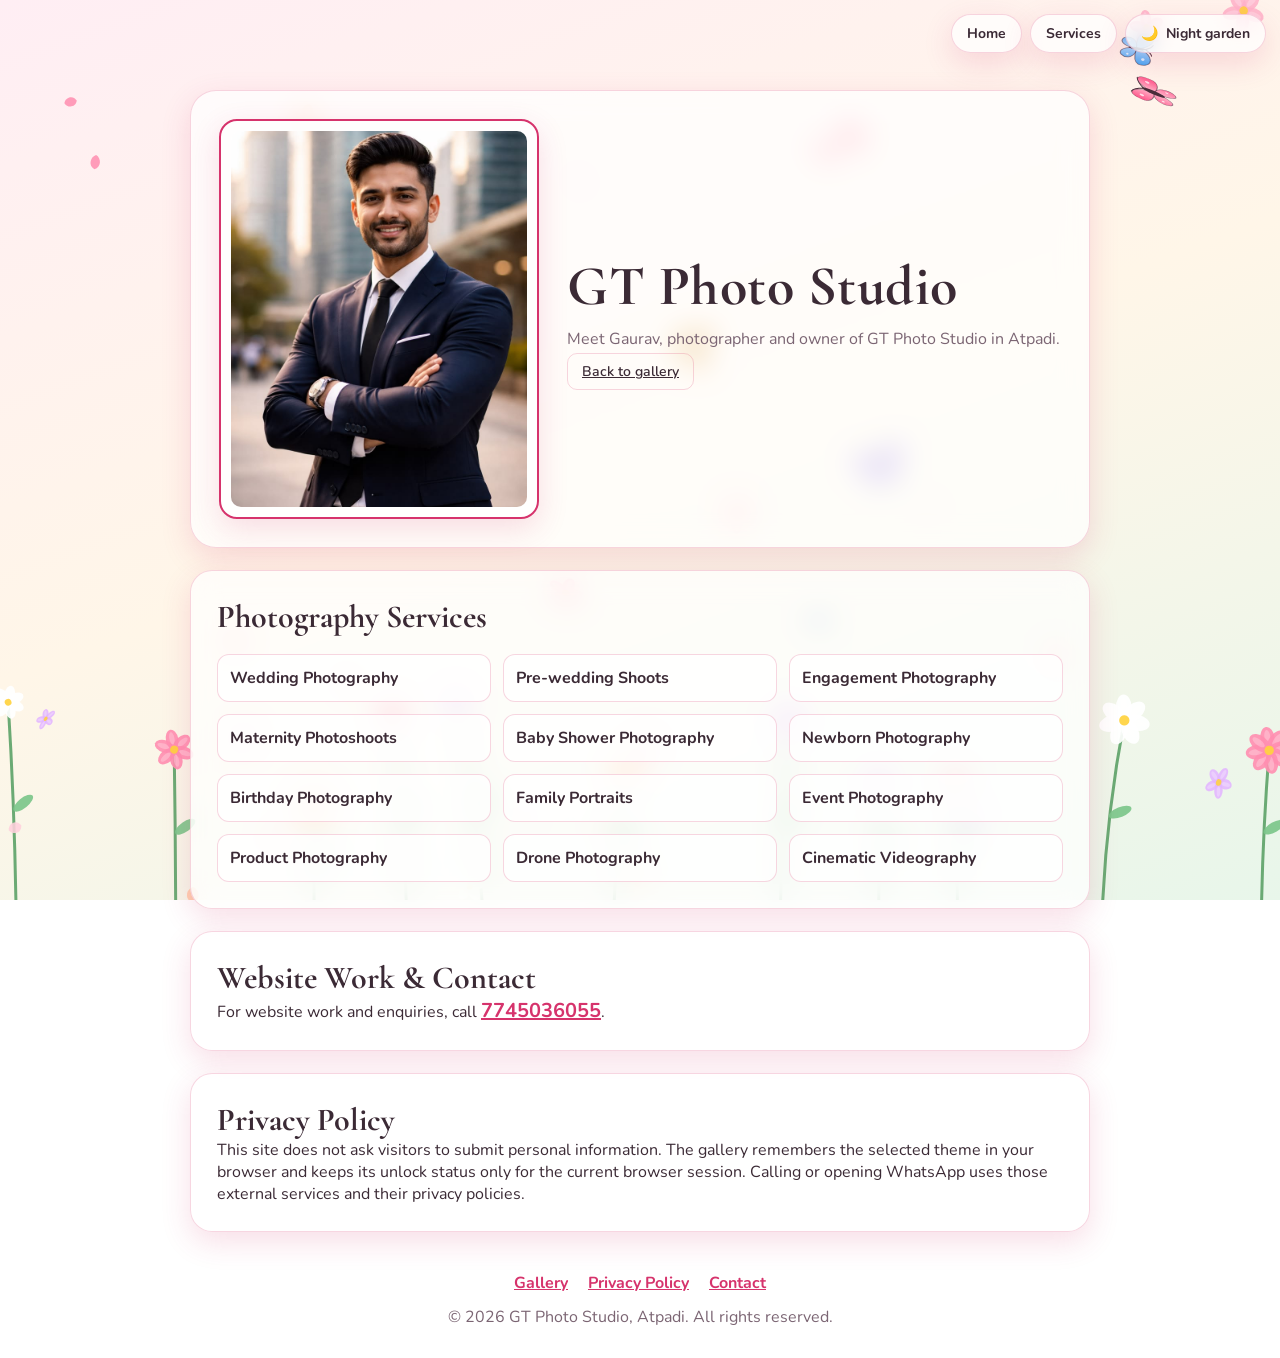
<file: owner.html>
<!DOCTYPE html>
<html lang="en" data-theme="day">
<head>
  <meta charset="UTF-8">
  <meta name="viewport" content="width=device-width, initial-scale=1">
  <meta name="description" content="Meet Gaurav of GT Photo Studio, Atpadi, and explore our photography services.">
  <title>Owner &amp; Services | GT Photo Studio</title>

  <link rel="preconnect" href="https://fonts.googleapis.com">
  <link rel="preconnect" href="https://fonts.gstatic.com" crossorigin>
  <link href="https://fonts.googleapis.com/css2?family=Cormorant+Garamond:wght@500;600;700&family=Nunito:wght@400;600;700&display=swap" rel="stylesheet">
  <link rel="stylesheet" href="style.css">
</head>
<body>
  <canvas id="garden" aria-hidden="true"></canvas>

  <nav class="top-actions" aria-label="Page actions">
    <a class="top-action" href="index.html">Home</a>
    <a class="top-action" href="#services" aria-current="location">Services</a>
    <button id="themeBtn" class="theme-btn" type="button" aria-label="Switch theme">
      <span id="themeIcon" aria-hidden="true">🌙</span>
      <span id="themeLabel">Night garden</span>
    </button>
  </nav>

  <main class="owner-page">
    <header class="owner-card">
      <div class="owner-photo-frame">
        <img src="photos/owner.jpg" alt="Gaurav, owner of GT Photo Studio">
      </div>
      <div class="owner-info">
        <h1>GT Photo Studio</h1>
        <p>Meet Gaurav, photographer and owner of GT Photo Studio in Atpadi.</p>
        <p><a class="ghost" href="index.html">Back to gallery</a></p>
      </div>
    </header>

    <section class="owner-section" id="services" aria-labelledby="servicesTitle">
      <h2 id="servicesTitle">Photography Services</h2>
      <ul class="owner-services">
        <li>Wedding Photography</li>
        <li>Pre-wedding Shoots</li>
        <li>Engagement Photography</li>
        <li>Maternity Photoshoots</li>
        <li>Baby Shower Photography</li>
        <li>Newborn Photography</li>
        <li>Birthday Photography</li>
        <li>Family Portraits</li>
        <li>Event Photography</li>
        <li>Product Photography</li>
        <li>Drone Photography</li>
        <li>Cinematic Videography</li>
      </ul>
    </section>

    <section class="owner-section owner-contact" aria-labelledby="contactTitle">
      <h2 id="contactTitle">Website Work &amp; Contact</h2>
      <p>For website work and enquiries, call <a href="tel:+917745036055">7745036055</a>.</p>
    </section>

    <section class="owner-section" id="privacy" aria-labelledby="privacyTitle">
      <h2 id="privacyTitle">Privacy Policy</h2>
      <p>This site does not ask visitors to submit personal information. The gallery remembers the selected theme in your browser and keeps its unlock status only for the current browser session. Calling or opening WhatsApp uses those external services and their privacy policies.</p>
    </section>
  </main>

  <footer class="owner-footer">
    <nav aria-label="Owner page links">
      <a href="index.html">Gallery</a>
      <a href="#privacy">Privacy Policy</a>
      <a href="tel:+917745036055">Contact</a>
    </nav>
    <p>&copy; 2026 GT Photo Studio, Atpadi. All rights reserved.</p>
  </footer>

  <script src="garden.js"></script>
  <script>
    const root = document.documentElement;
    const themeIcon = document.getElementById("themeIcon");
    const themeLabel = document.getElementById("themeLabel");

    function applyTheme(theme) {
      root.dataset.theme = theme;
      themeIcon.textContent = theme === "day" ? "🌙" : "☀️";
      themeLabel.textContent = theme === "day" ? "Night garden" : "Day garden";
      try { localStorage.setItem("gallery-theme", theme); } catch (error) {}
    }

    let savedTheme = "day";
    try { savedTheme = localStorage.getItem("gallery-theme") || "day"; } catch (error) {}
    applyTheme(savedTheme === "night" ? "night" : "day");

    document.getElementById("themeBtn").addEventListener("click", () => {
      applyTheme(root.dataset.theme === "day" ? "night" : "day");
    });
  </script>
</body>
</html>
</file>
<file: style.css>
/* ===== Fonts ===== */
:root {
  --font-head: "Cormorant Garamond", Georgia, "Times New Roman", serif;
  --font-body: "Nunito", system-ui, -apple-system, "Segoe UI", Arial, sans-serif;
}

/* ===== Theme 1: Day garden ===== */
html[data-theme="day"] {
  color-scheme: light;
  --bg: linear-gradient(160deg, #ffeef4 0%, #fff6e8 50%, #e8f6ea 100%);
  --card: rgba(255, 255, 255, 0.72);
  --text: #3b2a35;
  --muted: #7b6573;
  --accent: #d6336c;
  --accent-text: #ffffff;
  --border: rgba(214, 51, 108, 0.2);
  --shadow: 0 10px 30px rgba(214, 51, 108, 0.16);
}

/* ===== Theme 2: Night garden ===== */
html[data-theme="night"] {
  color-scheme: dark;
  --bg: linear-gradient(160deg, #0b1026 0%, #1a1040 55%, #0e2a2f 100%);
  --card: rgba(26, 22, 58, 0.62);
  --text: #f3eaff;
  --muted: #b9abd8;
  --accent: #b98cff;
  --accent-text: #160c2e;
  --border: rgba(185, 140, 255, 0.28);
  --shadow: 0 10px 34px rgba(0, 0, 0, 0.5);
}

/* ===== Base ===== */
* { box-sizing: border-box; margin: 0; padding: 0; }
.hidden { display: none !important; }

body {
  min-height: 100vh;
  display: flex;
  flex-direction: column;
  font-family: var(--font-body);
  color: var(--text);
  background: var(--bg);
  background-attachment: fixed;
}

#garden {
  position: fixed;
  inset: 0;
  width: 100%;
  height: 100%;
  z-index: 0;
  pointer-events: none;
}

h1 {
  font-family: var(--font-head);
  font-weight: 700;
  letter-spacing: 0.5px;
  line-height: 1.1;
}
.sub { color: var(--muted); margin-top: 8px; }

button { font-family: inherit; }
button:focus-visible, a:focus-visible, input:focus-visible {
  outline: 3px solid var(--accent);
  outline-offset: 2px;
}

/* ===== Buttons ===== */
.primary {
  width: 100%;
  margin-top: 14px;
  padding: 13px;
  border: none;
  border-radius: 12px;
  background: var(--accent);
  color: var(--accent-text);
  font-size: 17px;
  font-weight: 700;
  cursor: pointer;
  transition: transform 0.15s, filter 0.15s;
}
.primary:hover { filter: brightness(1.08); transform: translateY(-1px); }
.primary:active { transform: translateY(0); }

.ghost {
  padding: 8px 14px;
  border-radius: 10px;
  border: 1px solid var(--border);
  background: transparent;
  color: var(--text);
  font-size: 14px;
  font-weight: 600;
  cursor: pointer;
}
.ghost:hover { background: var(--card); }

.top-actions {
  position: fixed;
  top: 14px;
  right: 14px;
  z-index: 120;
  display: flex;
  align-items: center;
  gap: 8px;
}
.top-action,
.theme-btn {
  display: flex;
  align-items: center;
  gap: 8px;
  padding: 9px 15px;
  border-radius: 999px;
  border: 1px solid var(--border);
  background: var(--card);
  color: var(--text);
  font-size: 14px;
  font-weight: 700;
  -webkit-backdrop-filter: blur(10px);
  backdrop-filter: blur(10px);
  box-shadow: var(--shadow);
}
.top-action {
  color: var(--text);
  text-decoration: none;
}
.top-action:hover { background: var(--card); }
.theme-btn { cursor: pointer; }

/* ===== Password screen ===== */
#lock {
  position: relative;
  z-index: 1;
  flex: 1;
  display: grid;
  place-items: center;
  padding: 90px 16px 30px;
}
.lock-layout {
  display: grid;
  grid-template-columns: minmax(0, 410px) minmax(190px, 250px) minmax(250px, 320px);
  align-items: stretch;
  gap: 20px;
  width: 100%;
  max-width: 1040px;
}
.lock-box {
  width: 100%;
  max-width: 410px;
  padding: 38px 30px 32px;
  text-align: center;
  border-radius: 26px;
  background: var(--card);
  border: 1px solid var(--border);
  box-shadow: var(--shadow);
  -webkit-backdrop-filter: blur(14px);
  backdrop-filter: blur(14px);
}
.lock-box h1 { font-size: 46px; }
.photo-frame {
  min-width: 0;
  padding: 22px 18px;
  border-radius: 26px;
  background: var(--card);
  border: 1px solid var(--border);
  box-shadow: var(--shadow);
  -webkit-backdrop-filter: blur(14px);
  backdrop-filter: blur(14px);
}
.photo-frame h2 {
  margin-bottom: 14px;
  font-family: var(--font-head);
  font-size: 28px;
  text-align: center;
}
.photo-frame-window {
  position: relative;
  display: grid;
  place-items: center;
  aspect-ratio: 9 / 16;
  overflow: hidden;
  border: 7px solid var(--accent);
  border-radius: 14px;
  background: rgba(0, 0, 0, 0.12);
  box-shadow: inset 0 0 0 2px var(--card);
}
.photo-frame-window img {
  display: block;
  width: 100%;
  height: 100%;
  object-fit: contain;
}
.photo-frame-window p {
  padding: 16px;
  color: var(--muted);
  font-size: 13px;
  text-align: center;
}
.photo-frame #openFrameViewer {
  margin-top: 12px;
  padding: 10px;
  font-size: 15px;
}
.photo-frame #openFrameViewer:disabled {
  cursor: not-allowed;
  opacity: 0.55;
}
.frame-viewer {
  position: fixed;
  inset: 0;
  z-index: 210;
  display: flex;
  align-items: center;
  justify-content: center;
  padding: 64px;
  background: rgba(8, 6, 18, 0.95);
}
.frame-viewer > img {
  max-width: 100%;
  max-height: 100%;
  object-fit: contain;
  border-radius: 10px;
  box-shadow: 0 10px 40px rgba(0, 0, 0, 0.6);
}
.frame-viewer-btn {
  position: absolute;
  z-index: 1;
  width: 46px;
  height: 46px;
  display: grid;
  place-items: center;
  border: none;
  border-radius: 50%;
  background: rgba(255, 255, 255, 0.14);
  color: #fff;
  font: inherit;
  font-size: 24px;
  cursor: pointer;
}
.frame-viewer-btn:hover { background: rgba(255, 255, 255, 0.28); }
.frame-viewer-close { top: 14px; right: 14px; font-size: 32px; }
.frame-viewer-prev { left: 12px; top: 50%; transform: translateY(-50%); }
.frame-viewer-next { right: 12px; top: 50%; transform: translateY(-50%); }
.frame-viewer-count {
  position: absolute;
  right: 0;
  bottom: 18px;
  left: 0;
  color: #fff;
  text-align: center;
  font-weight: 700;
}
.services-box {
  padding: 30px 26px;
  border-radius: 26px;
  background: var(--card);
  border: 1px solid var(--border);
  box-shadow: var(--shadow);
  -webkit-backdrop-filter: blur(14px);
  backdrop-filter: blur(14px);
}
.services-box h2 {
  font-family: var(--font-head);
  font-size: 32px;
  text-align: center;
}
.services-list {
  display: grid;
  gap: 12px;
  margin-top: 20px;
  list-style: none;
}
.services-list li {
  padding: 11px 14px;
  border: 1px solid var(--border);
  border-radius: 12px;
  background: var(--card);
  font-weight: 700;
}
.pw-row { display: flex; gap: 8px; margin-top: 22px; }
.pw-row input {
  flex: 1;
  min-width: 0;
  padding: 13px 14px;
  border-radius: 12px;
  border: 1px solid var(--border);
  background: rgba(255, 255, 255, 0.55);
  color: #2a1a26;
  font-size: 16px;
}
html[data-theme="night"] .pw-row input { background: rgba(255, 255, 255, 0.1); color: var(--text); }
#error { min-height: 22px; margin-top: 12px; color: #e03131; font-weight: 600; }
html[data-theme="night"] #error { color: #ff8787; }
.lock-box.shake { animation: shake 0.4s; }
@keyframes shake {
  20%, 60% { transform: translateX(-8px); }
  40%, 80% { transform: translateX(8px); }
}

/* ===== Gallery ===== */
#gallery {
  position: relative;
  z-index: 1;
  flex: 1;
  width: 100%;
  max-width: 1200px;
  margin: 0 auto;
  padding: 84px 20px 40px;
}
.top { text-align: center; margin-bottom: 30px; }
.top h1 { font-size: clamp(40px, 7vw, 68px); }
.top .ghost { margin-top: 14px; }
#empty { text-align: center; color: var(--muted); }

#grid { columns: 240px; column-gap: 16px; }

.card {
  position: relative;
  display: block;
  width: 100%;
  margin-bottom: 16px;
  padding: 0;
  border: 1px solid var(--border);
  border-radius: 16px;
  overflow: hidden;
  background: var(--card);
  box-shadow: var(--shadow);
  cursor: zoom-in;
  break-inside: avoid;
  color: var(--text);
}
.card img {
  display: block;
  width: 100%;
  height: auto;
  opacity: 0;
  transition: opacity 0.5s, transform 0.5s;
}
.card img.loaded { opacity: 1; }
.card:hover img { transform: scale(1.05); }
.card .cap {
  position: absolute;
  left: 0; right: 0; bottom: 0;
  padding: 24px 12px 10px;
  text-align: left;
  font-size: 14px;
  font-weight: 600;
  color: #fff;
  background: linear-gradient(transparent, rgba(0, 0, 0, 0.6));
  opacity: 0;
  transition: opacity 0.25s;
}
.card:hover .cap, .card:focus-visible .cap { opacity: 1; }

/* shows the file name when a photo can't be found (easy debugging) */
.card[data-missing] { min-height: 130px; padding: 16px; font-size: 13px; color: var(--muted); cursor: default; }
.card[data-missing] img, .card[data-missing] .cap { display: none; }
.card[data-missing]::before { content: "Can't find file: " attr(data-missing); }

/* ===== Footer ===== */
#footer {
  position: relative;
  z-index: 1;
  margin-top: auto;
  padding: 20px 16px 96px;
  text-align: center;
}
.foot-card {
  display: inline-flex;
  align-items: center;
  gap: 12px;
  padding: 12px 24px;
  border-radius: 999px;
  background: var(--card);
  border: 1px solid var(--border);
  box-shadow: var(--shadow);
  -webkit-backdrop-filter: blur(10px);
  backdrop-filter: blur(10px);
  font-weight: 600;
}
.foot-card a {
  color: var(--accent);
  font-size: 18px;
  font-weight: 700;
  text-decoration: none;
}
.foot-card a:hover { text-decoration: underline; }

/* ===== Owner page ===== */
.owner-page {
  position: relative;
  z-index: 1;
  width: min(100% - 32px, 900px);
  margin: 0 auto;
  padding: 90px 0 40px;
}
.owner-card {
  display: grid;
  grid-template-columns: minmax(220px, 320px) minmax(0, 1fr);
  gap: 28px;
  align-items: center;
  padding: 28px;
  border: 1px solid var(--border);
  border-radius: 26px;
  background: var(--card);
  box-shadow: var(--shadow);
  -webkit-backdrop-filter: blur(14px);
  backdrop-filter: blur(14px);
}
.owner-photo-frame {
  aspect-ratio: 4 / 5;
  padding: 10px;
  border: 2px solid var(--accent);
  border-radius: 18px;
  background: var(--card);
  box-shadow: var(--shadow);
}
.owner-photo-frame img {
  display: block;
  width: 100%;
  height: 100%;
  border-radius: 10px;
  object-fit: cover;
}
.owner-info h1 { font-size: clamp(36px, 6vw, 56px); }
.owner-info p { margin-top: 10px; color: var(--muted); }
.owner-section {
  margin-top: 22px;
  padding: 26px;
  border: 1px solid var(--border);
  border-radius: 22px;
  background: var(--card);
  box-shadow: var(--shadow);
  -webkit-backdrop-filter: blur(14px);
  backdrop-filter: blur(14px);
}
.owner-section h2 {
  font-family: var(--font-head);
  font-size: 32px;
}
.owner-services {
  display: grid;
  grid-template-columns: repeat(3, minmax(0, 1fr));
  gap: 12px;
  margin-top: 18px;
  list-style: none;
}
.owner-services li {
  padding: 12px;
  border: 1px solid var(--border);
  border-radius: 12px;
  background: var(--card);
  font-weight: 700;
}
.owner-contact a { color: var(--accent); font-size: 20px; font-weight: 700; }
.owner-footer {
  position: relative;
  z-index: 1;
  padding: 0 16px 30px;
  color: var(--muted);
  text-align: center;
}
.owner-footer nav { display: flex; justify-content: center; gap: 20px; margin-bottom: 12px; }
.owner-footer a { color: var(--accent); font-weight: 700; }
.owner-footer p + p { margin-top: 6px; }

/* ===== Floating WhatsApp ===== */
.wa-float {
  position: fixed;
  left: 18px;
  bottom: 18px;
  z-index: 150;
  width: 60px;
  height: 60px;
  display: grid;
  place-items: center;
  border-radius: 50%;
  background: #25d366;
  box-shadow: 0 8px 22px rgba(37, 211, 102, 0.5);
  transition: transform 0.2s;
}
.wa-float:hover { transform: scale(1.1); }
.wa-float::before {
  content: "";
  position: absolute;
  inset: 0;
  z-index: -1;
  border-radius: 50%;
  background: #25d366;
  animation: pulse 2.2s infinite;
}
@keyframes pulse {
  0% { transform: scale(1); opacity: 0.55; }
  100% { transform: scale(1.75); opacity: 0; }
}

/* ===== Full-screen viewer ===== */
#viewer {
  position: fixed;
  inset: 0;
  z-index: 200;
  display: flex;
  align-items: center;
  justify-content: center;
  padding: 64px 64px 76px;
  background: rgba(8, 6, 18, 0.95);
}
#big {
  max-width: 100%;
  max-height: 100%;
  object-fit: contain;
  border-radius: 10px;
  box-shadow: 0 10px 40px rgba(0, 0, 0, 0.6);
  transition: opacity 0.3s;
}
.v-btn {
  position: absolute;
  width: 46px;
  height: 46px;
  display: grid;
  place-items: center;
  border: none;
  border-radius: 50%;
  background: rgba(255, 255, 255, 0.14);
  color: #fff;
  font-size: 24px;
  text-decoration: none;
  cursor: pointer;
  user-select: none;
}
.v-btn:hover { background: rgba(255, 255, 255, 0.28); }
#vclose { top: 14px; right: 14px; font-size: 32px; }
#vdl { top: 14px; left: 14px; }
#vprev { left: 12px; top: 50%; margin-top: -23px; }
#vnext { right: 12px; top: 50%; margin-top: -23px; }
#vinfo {
  position: absolute;
  bottom: 18px;
  left: 0; right: 0;
  display: flex;
  flex-direction: column;
  gap: 4px;
  text-align: center;
  color: #fff;
  font-weight: 600;
}
#vcount { font-size: 13px; opacity: 0.7; }

/* ===== Small screens ===== */
@media (max-width: 830px) {
  .lock-layout { grid-template-columns: minmax(0, 410px); justify-content: center; gap: 14px; }
  .photo-frame { padding: 18px; border-radius: 20px; }
  .photo-frame h2 { font-size: 28px; }
}

@media (max-width: 600px) {
  #viewer { padding: 60px 8px 80px; }
  #vprev { top: auto; bottom: 14px; left: 14px; margin-top: 0; }
  #vnext { top: auto; bottom: 14px; right: 14px; margin-top: 0; }
  .frame-viewer { padding: 60px 8px 80px; }
  .frame-viewer-prev { top: auto; bottom: 14px; left: 14px; transform: none; }
  .frame-viewer-next { top: auto; right: 14px; bottom: 14px; transform: none; }
  .lock-box { padding: 30px 22px 24px; }
  .lock-box h1 { font-size: 40px; }
  .services-box { padding: 22px; border-radius: 20px; }
  .services-box h2 { font-size: 28px; }
  .services-list { grid-template-columns: repeat(2, minmax(0, 1fr)); gap: 8px; margin-top: 14px; }
  .services-list li { padding: 10px; font-size: 14px; }
  #grid { columns: 2 150px; column-gap: 10px; }
  .card { margin-bottom: 10px; border-radius: 12px; }
  #gallery { padding: 78px 12px 30px; }
  .wa-float { width: 54px; height: 54px; right: 14px; bottom: 14px; }
  #themeLabel { display: none; }
  .owner-card { grid-template-columns: minmax(0, 1fr); gap: 20px; padding: 20px; }
  .owner-photo-frame { width: min(100%, 300px); margin: 0 auto; }
  .owner-section { padding: 20px; }
  .owner-services { grid-template-columns: repeat(2, minmax(0, 1fr)); gap: 8px; }
  .owner-services li { padding: 10px; font-size: 14px; }
  .owner-footer nav { flex-wrap: wrap; }
}

/* ===== Respect "reduce motion" ===== */
@media (prefers-reduced-motion: reduce) {
  *, *::before, *::after { animation: none !important; transition: none !important; }
}
</file>
